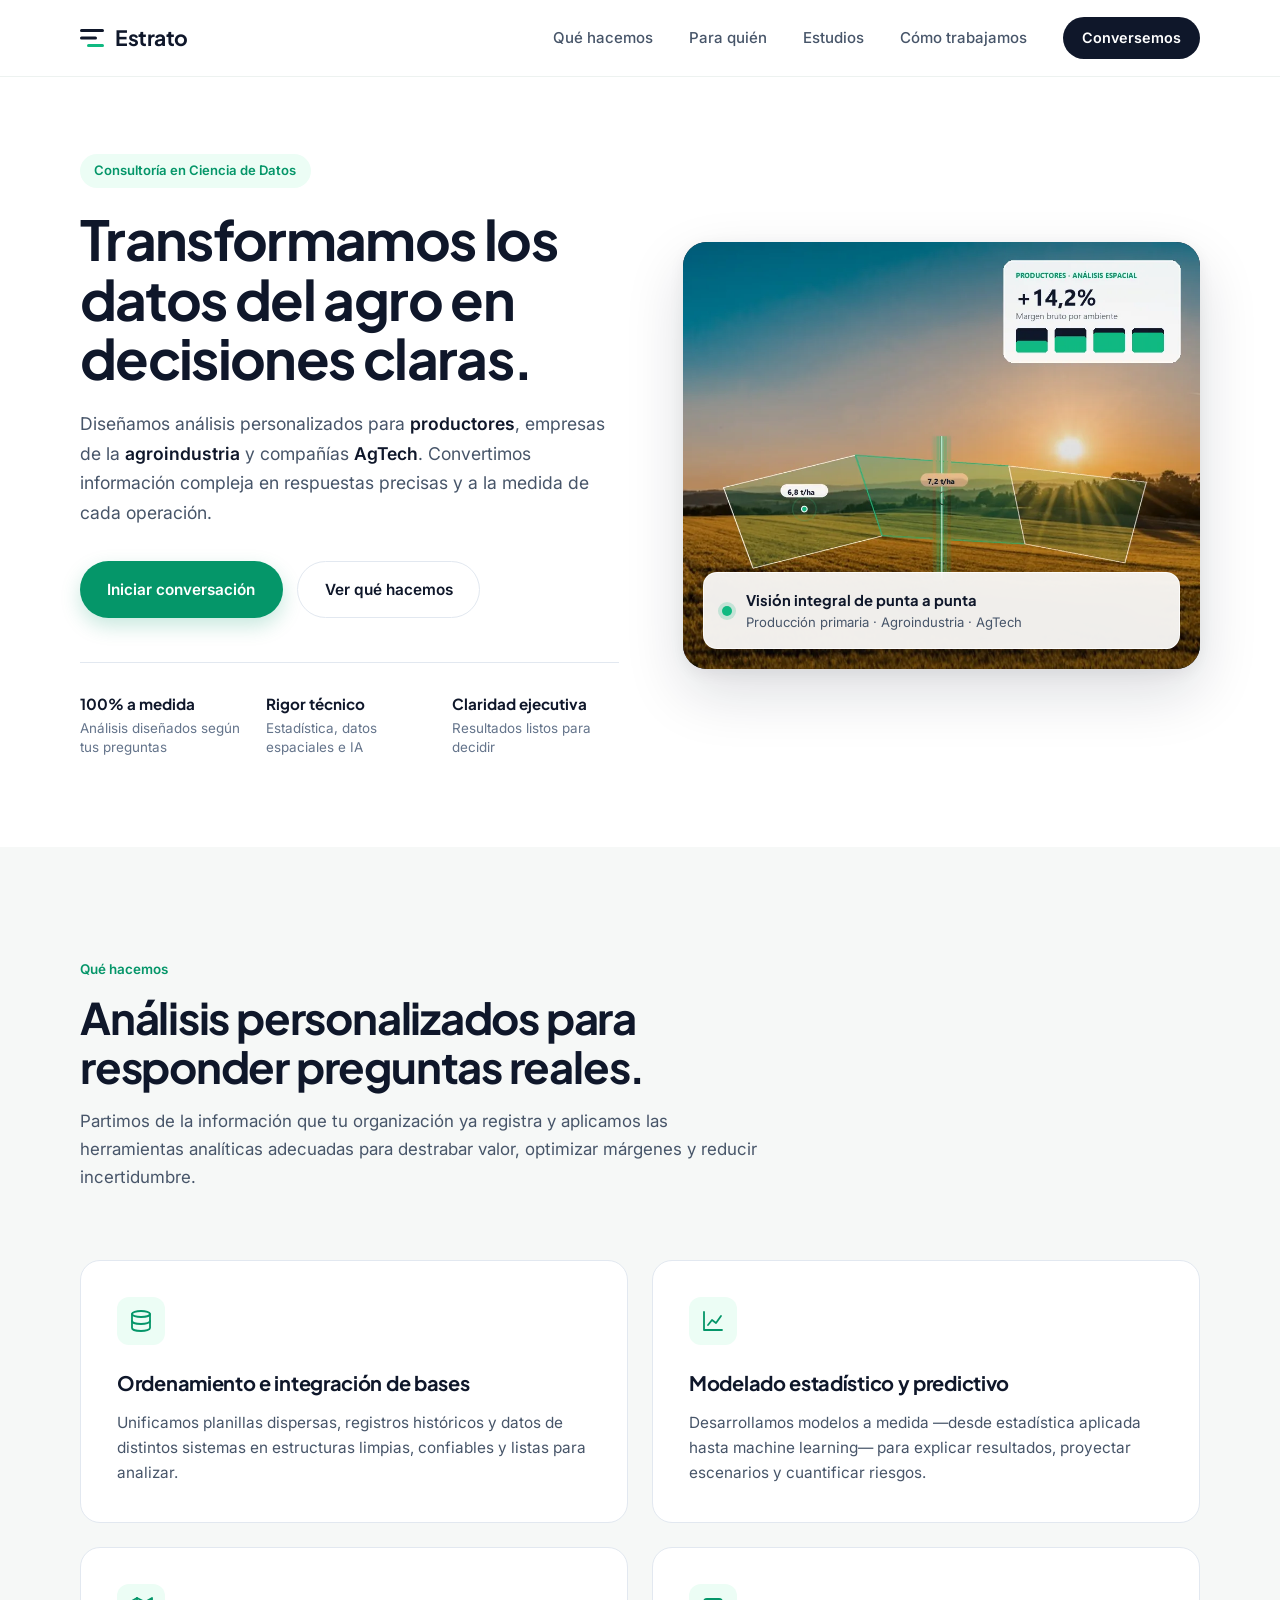
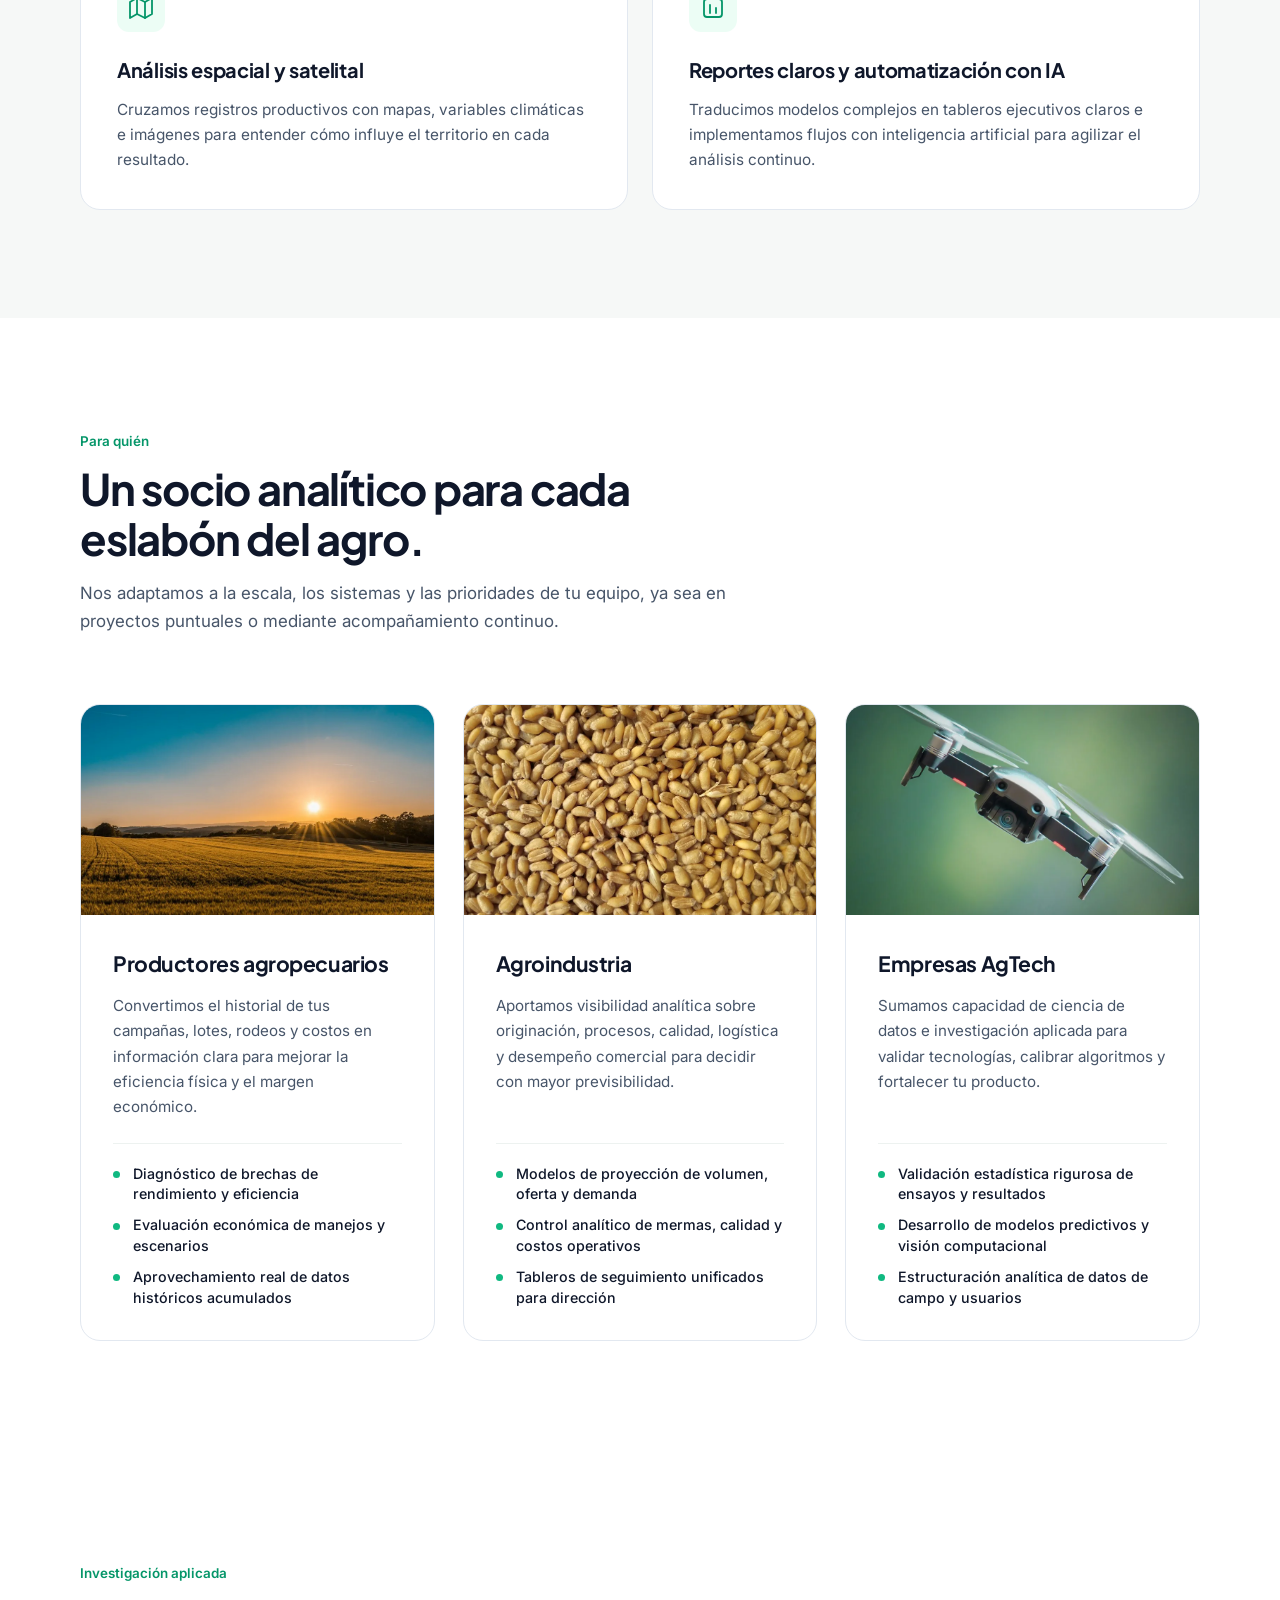
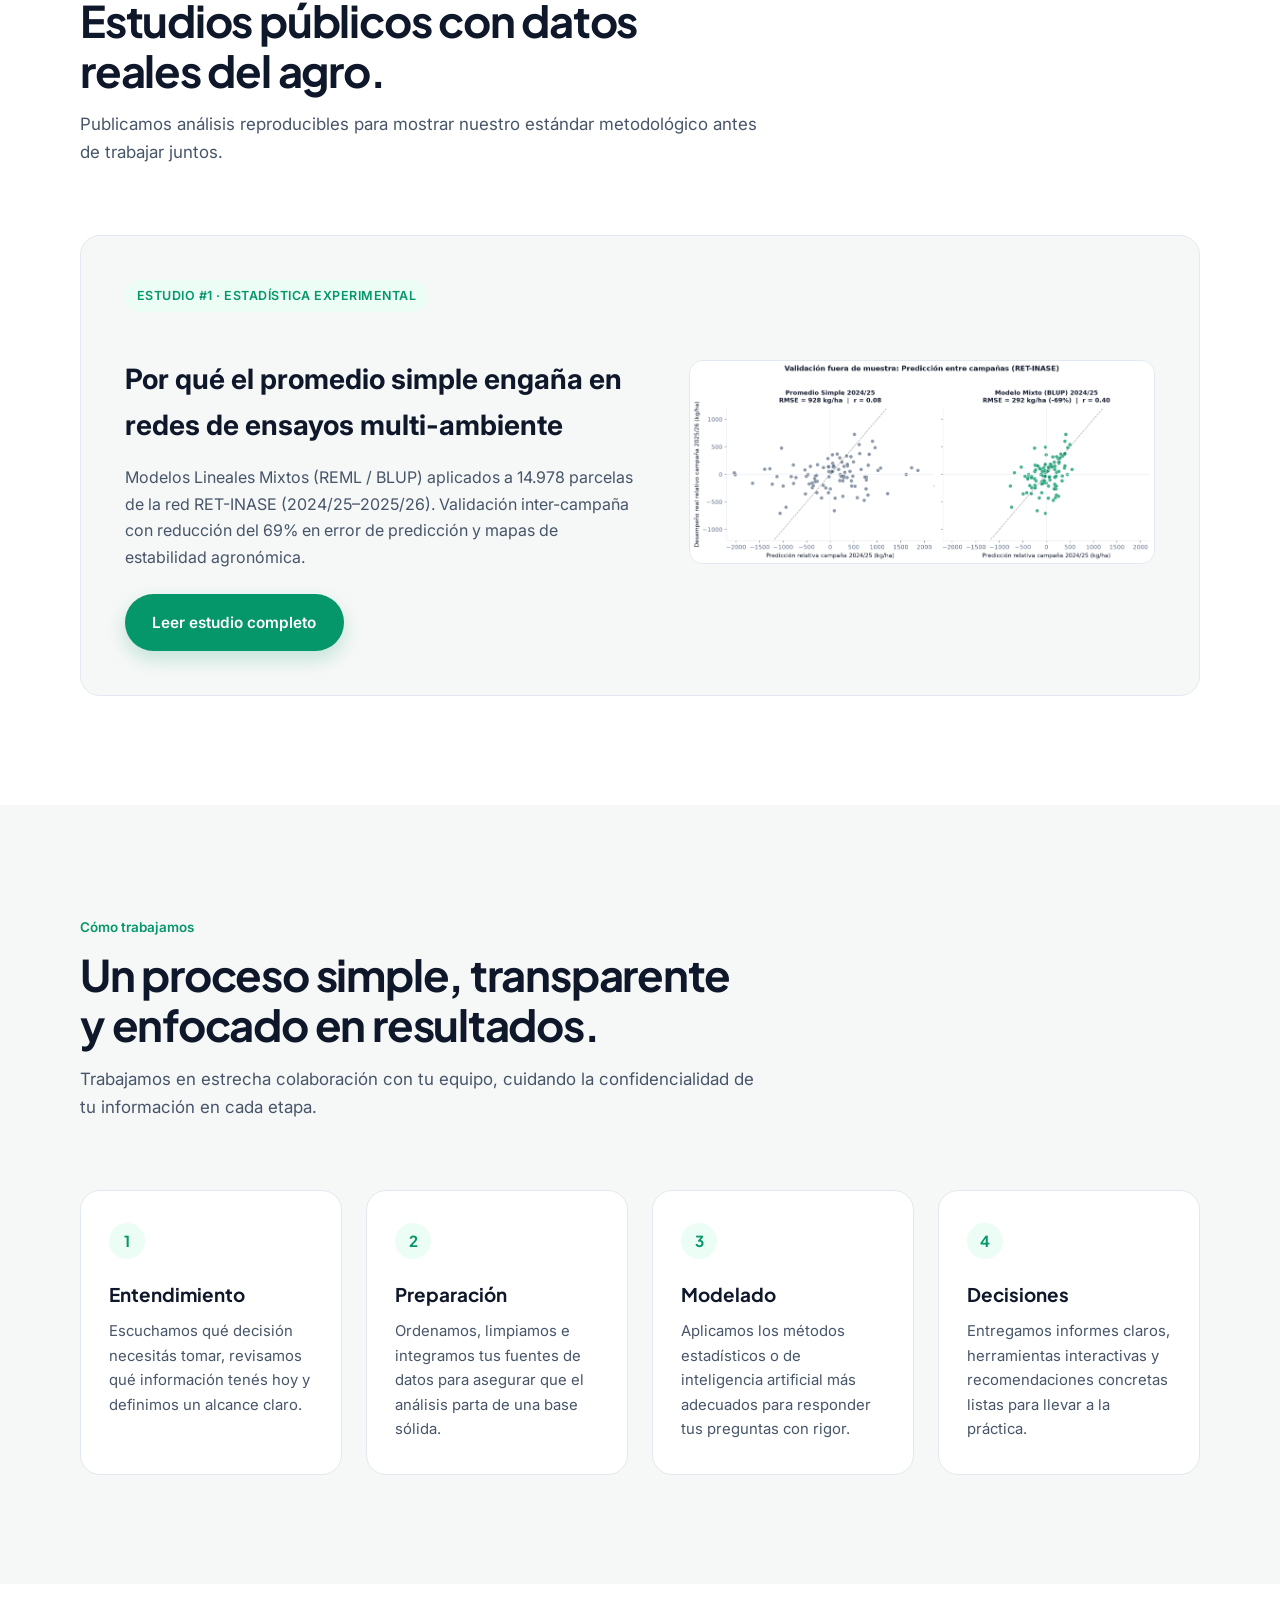
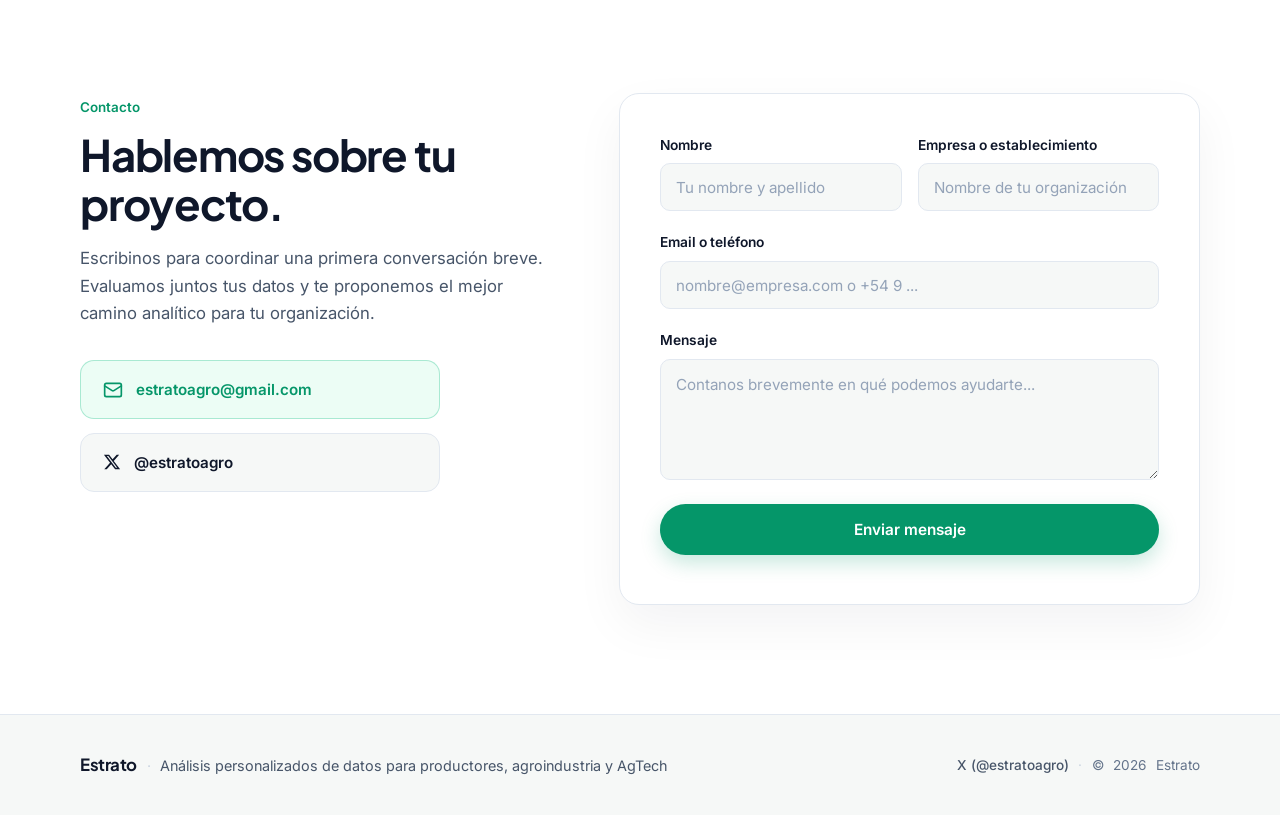
<file: index.html>
<!DOCTYPE html>
<html lang="es">
<head>
  <meta charset="UTF-8">
  <meta name="viewport" content="width=device-width, initial-scale=1.0">
  <title>Estrato — Análisis personalizados de datos para el agro</title>
  <meta name="description" content="Consultora de análisis personalizados de datos para productores, empresas de la agroindustria y startups AgTech.">
  <link rel="canonical" href="https://estratoagro.github.io/">
  <!-- Verificación de buscadores: descomentar y pegar el token asignado -->
  <!-- <meta name="google-site-verification" content="REEMPLAZAR_TOKEN_GSC"> -->
  <!-- <meta name="msvalidate.01" content="REEMPLAZAR_TOKEN_BING"> -->
  <meta property="og:title" content="Estrato — Análisis personalizados de datos para el agro">
  <meta property="og:description" content="Transformamos datos del agro en decisiones claras para productores, agroindustria y AgTech.">
  <meta property="og:type" content="website">
  <meta property="og:url" content="https://estratoagro.github.io/">
  <meta property="og:image" content="https://estratoagro.github.io/assets/hero-poster.jpg">
  <meta property="og:image:alt" content="Vista aérea de campos agrícolas — Estrato">
  <meta name="twitter:card" content="summary_large_image">
  <meta name="twitter:site" content="@estratoagro">
  <meta name="twitter:title" content="Estrato — Análisis personalizados de datos para el agro">
  <meta name="twitter:description" content="Transformamos datos del agro en decisiones claras para productores, agroindustria y AgTech.">
  <meta name="twitter:image" content="https://estratoagro.github.io/assets/hero-poster.jpg">
  <link rel="icon" type="image/png" href="assets/estrato-profile.png">
  <script type="application/ld+json">
  {
    "@context": "https://schema.org",
    "@type": "ProfessionalService",
    "name": "Estrato",
    "url": "https://estratoagro.github.io/",
    "email": "estratoagro@gmail.com",
    "description": "Consultora de análisis personalizados de datos, modelado estadístico, GIS e inteligencia artificial para productores, agroindustria y empresas AgTech.",
    "areaServed": "AR",
    "serviceType": ["Análisis de datos", "Modelado estadístico", "Ciencia de datos aplicada al agro", "Análisis espacial"],
    "sameAs": ["https://x.com/estratoagro"]
  }
  </script>
  <link rel="preconnect" href="https://fonts.googleapis.com">
  <link rel="preconnect" href="https://fonts.gstatic.com" crossorigin>
  <link href="https://fonts.googleapis.com/css2?family=Inter:wght@400;500;600&family=Plus+Jakarta+Sans:wght@600;700&display=swap" rel="stylesheet">
  <link rel="stylesheet" href="styles.css">
</head>
<body>
  <a class="skip-link" href="#contenido">Saltar al contenido</a>

  <!-- HEADER -->
  <header class="site-header">
    <div class="container header-inner">
      <a href="#inicio" class="brand" aria-label="Estrato — Inicio">
        <span class="brand-icon" aria-hidden="true">
          <svg width="24" height="20" viewBox="0 0 24 20" fill="none">
            <rect x="0" y="1" width="24" height="3" rx="1.5" fill="#0F172A"/>
            <rect x="0" y="8.5" width="17" height="3" rx="1.5" fill="#0F172A"/>
            <rect x="7" y="16" width="17" height="3" rx="1.5" fill="#10B981"/>
          </svg>
        </span>
        <span class="brand-name">Estrato</span>
      </a>

      <nav class="site-nav" id="site-nav" aria-label="Navegación principal">
        <a href="#que-hacemos">Qué hacemos</a>
        <a href="#para-quien">Para quién</a>
        <a href="#estudios">Estudios</a>
        <a href="#como-trabajamos">Cómo trabajamos</a>
        <a href="#contacto" class="nav-cta">Conversemos</a>
      </nav>

      <button class="menu-toggle" id="menu-toggle" aria-expanded="false" aria-controls="site-nav" aria-label="Abrir menú">
        <span></span>
        <span></span>
      </button>
    </div>
  </header>

  <main id="contenido">
    <!-- HERO -->
    <section class="hero" id="inicio">
      <div class="container hero-grid">
        <div class="hero-copy">
          <span class="hero-badge">Consultoría en Ciencia de Datos</span>
          <h1>Transformamos los datos del agro en decisiones claras.</h1>
          <p class="hero-lead">
            Diseñamos análisis personalizados para <strong>productores</strong>, empresas de la <strong>agroindustria</strong> y compañías <strong>AgTech</strong>. Convertimos información compleja en respuestas precisas y a la medida de cada operación.
          </p>
          <div class="hero-actions">
            <a href="#contacto" class="btn btn-primary">Iniciar conversación</a>
            <a href="#que-hacemos" class="btn btn-secondary">Ver qué hacemos</a>
          </div>

          <div class="hero-highlights">
            <div class="highlight-item">
              <strong>100% a medida</strong>
              <span>Análisis diseñados según tus preguntas</span>
            </div>
            <div class="highlight-item">
              <strong>Rigor técnico</strong>
              <span>Estadística, datos espaciales e IA</span>
            </div>
            <div class="highlight-item">
              <strong>Claridad ejecutiva</strong>
              <span>Resultados listos para decidir</span>
            </div>
          </div>
        </div>

        <div class="hero-media">
          <div class="video-frame">
            <video
              class="hero-video"
              src="assets/estrato-hero.mp4"
              poster="assets/estrato-hero-poster.webp"
              autoplay
              loop
              muted
              playsinline
            ></video>
            <div class="video-glass-card">
              <span class="glass-dot" aria-hidden="true"></span>
              <div>
                <strong>Visión integral de punta a punta</strong>
                <span>Producción primaria · Agroindustria · AgTech</span>
              </div>
            </div>
          </div>
        </div>
      </div>
    </section>

    <!-- 1. QUÉ HACEMOS -->
    <section class="section section-soft" id="que-hacemos">
      <div class="container">
        <div class="section-header">
          <span class="section-eyebrow">Qué hacemos</span>
          <h2>Análisis personalizados para responder preguntas reales.</h2>
          <p>
            Partimos de la información que tu organización ya registra y aplicamos las herramientas analíticas adecuadas para destrabar valor, optimizar márgenes y reducir incertidumbre.
          </p>
        </div>

        <div class="features-grid">
          <article class="feature-card">
            <div class="feature-icon" aria-hidden="true">
              <svg width="24" height="24" viewBox="0 0 24 24" fill="none" stroke="currentColor" stroke-width="1.8" stroke-linecap="round" stroke-linejoin="round">
                <ellipse cx="12" cy="5" rx="9" ry="3"/>
                <path d="M3 5v14c0 1.66 4 3 9 3s9-1.34 9-3V5"/>
                <path d="M3 12c0 1.66 4 3 9 3s9-1.34 9-3"/>
              </svg>
            </div>
            <h3>Ordenamiento e integración de bases</h3>
            <p>Unificamos planillas dispersas, registros históricos y datos de distintos sistemas en estructuras limpias, confiables y listas para analizar.</p>
          </article>

          <article class="feature-card">
            <div class="feature-icon" aria-hidden="true">
              <svg width="24" height="24" viewBox="0 0 24 24" fill="none" stroke="currentColor" stroke-width="1.8" stroke-linecap="round" stroke-linejoin="round">
                <path d="M3 3v18h18"/>
                <path d="M7 16l4-5 4 3 5-7"/>
              </svg>
            </div>
            <h3>Modelado estadístico y predictivo</h3>
            <p>Desarrollamos modelos a medida —desde estadística aplicada hasta machine learning— para explicar resultados, proyectar escenarios y cuantificar riesgos.</p>
          </article>

          <article class="feature-card">
            <div class="feature-icon" aria-hidden="true">
              <svg width="24" height="24" viewBox="0 0 24 24" fill="none" stroke="currentColor" stroke-width="1.8" stroke-linecap="round" stroke-linejoin="round">
                <polygon points="1 6 1 22 8 18 16 22 23 18 23 2 16 6 8 2 1 6"/>
                <line x1="8" y1="2" x2="8" y2="18"/>
                <line x1="16" y1="6" x2="16" y2="22"/>
              </svg>
            </div>
            <h3>Análisis espacial y satelital</h3>
            <p>Cruzamos registros productivos con mapas, variables climáticas e imágenes para entender cómo influye el territorio en cada resultado.</p>
          </article>

          <article class="feature-card">
            <div class="feature-icon" aria-hidden="true">
              <svg width="24" height="24" viewBox="0 0 24 24" fill="none" stroke="currentColor" stroke-width="1.8" stroke-linecap="round" stroke-linejoin="round">
                <rect x="3" y="3" width="18" height="18" rx="3"/>
                <path d="M9 17V9"/>
                <path d="M15 17v-5"/>
              </svg>
            </div>
            <h3>Reportes claros y automatización con IA</h3>
            <p>Traducimos modelos complejos en tableros ejecutivos claros e implementamos flujos con inteligencia artificial para agilizar el análisis continuo.</p>
          </article>
        </div>
      </div>
    </section>

    <!-- 2. PARA QUIÉN -->
    <section class="section section-white" id="para-quien">
      <div class="container">
        <div class="section-header">
          <span class="section-eyebrow">Para quién</span>
          <h2>Un socio analítico para cada eslabón del agro.</h2>
          <p>
            Nos adaptamos a la escala, los sistemas y las prioridades de tu equipo, ya sea en proyectos puntuales o mediante acompañamiento continuo.
          </p>
        </div>

        <div class="sectors-grid">
          <article class="sector-card">
            <div class="sector-img-wrap">
              <picture>
                <source srcset="assets/field-productores.webp" type="image/webp">
                <img src="assets/field-productores.jpg" alt="Campos agrícolas al amanecer" loading="lazy">
              </picture>
            </div>
            <div class="sector-body">
              <h3>Productores agropecuarios</h3>
              <p>Convertimos el historial de tus campañas, lotes, rodeos y costos en información clara para mejorar la eficiencia física y el margen económico.</p>
              <ul class="clean-list">
                <li>Diagnóstico de brechas de rendimiento y eficiencia</li>
                <li>Evaluación económica de manejos y escenarios</li>
                <li>Aprovechamiento real de datos históricos acumulados</li>
              </ul>
            </div>
          </article>

          <article class="sector-card">
            <div class="sector-img-wrap">
              <picture>
                <source srcset="assets/field-agroindustria.webp" type="image/webp">
                <img src="assets/field-agroindustria.jpg" alt="Granos cosechados en agroindustria" loading="lazy">
              </picture>
            </div>
            <div class="sector-body">
              <h3>Agroindustria</h3>
              <p>Aportamos visibilidad analítica sobre originación, procesos, calidad, logística y desempeño comercial para decidir con mayor previsibilidad.</p>
              <ul class="clean-list">
                <li>Modelos de proyección de volumen, oferta y demanda</li>
                <li>Control analítico de mermas, calidad y costos operativos</li>
                <li>Tableros de seguimiento unificados para dirección</li>
              </ul>
            </div>
          </article>

          <article class="sector-card">
            <div class="sector-img-wrap">
              <picture>
                <source srcset="assets/field-agtech.webp" type="image/webp">
                <img src="assets/field-agtech.jpg" alt="Cultivos en crecimiento e innovación AgTech" loading="lazy">
              </picture>
            </div>
            <div class="sector-body">
              <h3>Empresas AgTech</h3>
              <p>Sumamos capacidad de ciencia de datos e investigación aplicada para validar tecnologías, calibrar algoritmos y fortalecer tu producto.</p>
              <ul class="clean-list">
                <li>Validación estadística rigurosa de ensayos y resultados</li>
                <li>Desarrollo de modelos predictivos y visión computacional</li>
                <li>Estructuración analítica de datos de campo y usuarios</li>
              </ul>
            </div>
          </article>
        </div>
      </div>
    </section>

    <!-- ESTUDIOS PÚBLICOS -->
    <section class="section section-white" id="estudios">
      <div class="container">
        <div class="section-header">
          <span class="section-eyebrow">Investigación aplicada</span>
          <h2>Estudios públicos con datos reales del agro.</h2>
          <p>
            Publicamos análisis reproducibles para mostrar nuestro estándar metodológico antes de trabajar juntos.
          </p>
        </div>

        <article class="study-feature-card">
          <div class="study-feature-copy">
            <span class="study-tag">Estudio #1 · Estadística Experimental</span>
            <h3>Por qué el promedio simple engaña en redes de ensayos multi-ambiente</h3>
            <p>
              Modelos Lineales Mixtos (REML / BLUP) aplicados a 14.978 parcelas de la red RET-INASE (2024/25–2025/26). Validación inter-campaña con reducción del 69% en error de predicción y mapas de estabilidad agronómica.
            </p>
            <a href="estudios/modelos-mixtos-ensayos-multiambiente.html" class="btn btn-primary">Leer estudio completo</a>
          </div>
          <div class="study-feature-media">
            <img src="assets/estudios/01/fig1_validacion_temporal.png" alt="Validación temporal BLUP vs Promedio Simple en red RET-INASE" loading="lazy">
          </div>
        </article>
      </div>
    </section>

    <!-- 3. CÓMO TRABAJAMOS -->
    <section class="section section-soft" id="como-trabajamos">
      <div class="container">
        <div class="section-header">
          <span class="section-eyebrow">Cómo trabajamos</span>
          <h2>Un proceso simple, transparente y enfocado en resultados.</h2>
          <p>
            Trabajamos en estrecha colaboración con tu equipo, cuidando la confidencialidad de tu información en cada etapa.
          </p>
        </div>

        <div class="steps-grid">
          <div class="step-card">
            <span class="step-number">1</span>
            <h3>Entendimiento</h3>
            <p>Escuchamos qué decisión necesitás tomar, revisamos qué información tenés hoy y definimos un alcance claro.</p>
          </div>

          <div class="step-card">
            <span class="step-number">2</span>
            <h3>Preparación</h3>
            <p>Ordenamos, limpiamos e integramos tus fuentes de datos para asegurar que el análisis parta de una base sólida.</p>
          </div>

          <div class="step-card">
            <span class="step-number">3</span>
            <h3>Modelado</h3>
            <p>Aplicamos los métodos estadísticos o de inteligencia artificial más adecuados para responder tus preguntas con rigor.</p>
          </div>

          <div class="step-card">
            <span class="step-number">4</span>
            <h3>Decisiones</h3>
            <p>Entregamos informes claros, herramientas interactivas y recomendaciones concretas listas para llevar a la práctica.</p>
          </div>
        </div>
      </div>
    </section>

    <!-- 4. CONTACTO -->
    <section class="section section-white" id="contacto">
      <div class="container contact-grid">
        <div class="contact-info">
          <span class="section-eyebrow">Contacto</span>
          <h2>Hablemos sobre tu proyecto.</h2>
          <p class="contact-lead">
            Escribinos para coordinar una primera conversación breve. Evaluamos juntos tus datos y te proponemos el mejor camino analítico para tu organización.
          </p>

          <div class="direct-buttons">
            <a href="#" class="direct-btn direct-btn-wa" id="direct-email">
              <svg width="20" height="20" viewBox="0 0 24 24" fill="none" stroke="currentColor" stroke-width="2" stroke-linecap="round" stroke-linejoin="round" aria-hidden="true">
                <rect x="2" y="4" width="20" height="16" rx="2"/>
                <path d="m22 7-8.97 5.7a1.94 1.94 0 0 1-2.06 0L2 7"/>
              </svg>
              <span id="display-email">estratoagro@gmail.com</span>
            </a>
            <a href="https://x.com/estratoagro" class="direct-btn" target="_blank" rel="noopener noreferrer" aria-label="Estrato en X (Twitter)">
              <svg width="18" height="18" viewBox="0 0 24 24" fill="currentColor" aria-hidden="true">
                <path d="M18.244 2.25h3.308l-7.227 8.26 8.502 11.24H16.17l-5.214-6.817L4.99 21.75H1.68l7.73-8.835L1.254 2.25H8.08l4.713 6.231zm-1.161 17.52h1.833L7.084 4.126H5.117z"/>
              </svg>
              <span>@estratoagro</span>
            </a>
          </div>
        </div>

        <div class="contact-card">
          <form id="contact-form" class="contact-form" novalidate>
            <div class="form-row">
              <div class="field">
                <label for="c-name">Nombre</label>
                <input type="text" id="c-name" name="name" autocomplete="name" required placeholder="Tu nombre y apellido">
              </div>
              <div class="field">
                <label for="c-org">Empresa o establecimiento</label>
                <input type="text" id="c-org" name="org" autocomplete="organization" placeholder="Nombre de tu organización">
              </div>
            </div>

            <div class="field">
              <label for="c-reply">Email o teléfono</label>
              <input type="text" id="c-reply" name="reply" required placeholder="nombre@empresa.com o +54 9 ...">
            </div>

            <div class="field">
              <label for="c-msg">Mensaje</label>
              <textarea id="c-msg" name="msg" rows="4" required placeholder="Contanos brevemente en qué podemos ayudarte..."></textarea>
            </div>

            <div class="form-footer">
              <button type="submit" class="btn btn-primary btn-full">Enviar mensaje</button>
              <span class="form-error" id="form-error" role="status" aria-live="polite"></span>
            </div>
          </form>

          <div class="form-success" id="form-success" hidden>
            <div class="success-icon" aria-hidden="true">
              <svg width="28" height="28" viewBox="0 0 24 24" fill="none" stroke="currentColor" stroke-width="2.2" stroke-linecap="round" stroke-linejoin="round">
                <path d="M20 6 9 17l-5-5"/>
              </svg>
            </div>
            <h3>Mensaje listo para enviar</h3>
            <p>Hacé clic abajo para despachar la consulta desde tu correo:</p>
            <div class="success-actions">
              <a href="#" class="btn btn-primary" id="sent-mail">Enviar por Email</a>
              <a href="#" class="btn btn-secondary" id="sent-gmail" target="_blank" rel="noopener noreferrer">Abrir en Gmail web</a>
              <button type="button" class="btn btn-secondary" id="sent-copy">Copiar consulta y email</button>
            </div>
            <span class="copy-feedback" id="copy-feedback" role="status" aria-live="polite"></span>
            <button type="button" class="link-reset" id="sent-reset">Volver al formulario</button>
          </div>
        </div>
      </div>
    </section>
  </main>

  <!-- FOOTER -->
  <footer class="site-footer">
    <div class="container footer-inner">
      <div class="footer-brand">
        <span class="brand-name">Estrato</span>
        <span class="footer-sep" aria-hidden="true">·</span>
        <span>Análisis personalizados de datos para productores, agroindustria y AgTech</span>
      </div>
      <div class="footer-copy">
        <a href="https://x.com/estratoagro" class="footer-link" target="_blank" rel="noopener noreferrer">X (@estratoagro)</a>
        <span class="footer-sep" aria-hidden="true">·</span>
        &copy; <span id="year">2026</span> Estrato
      </div>
    </div>
  </footer>

  <script src="app.js"></script>
</body>
</html>
</file>
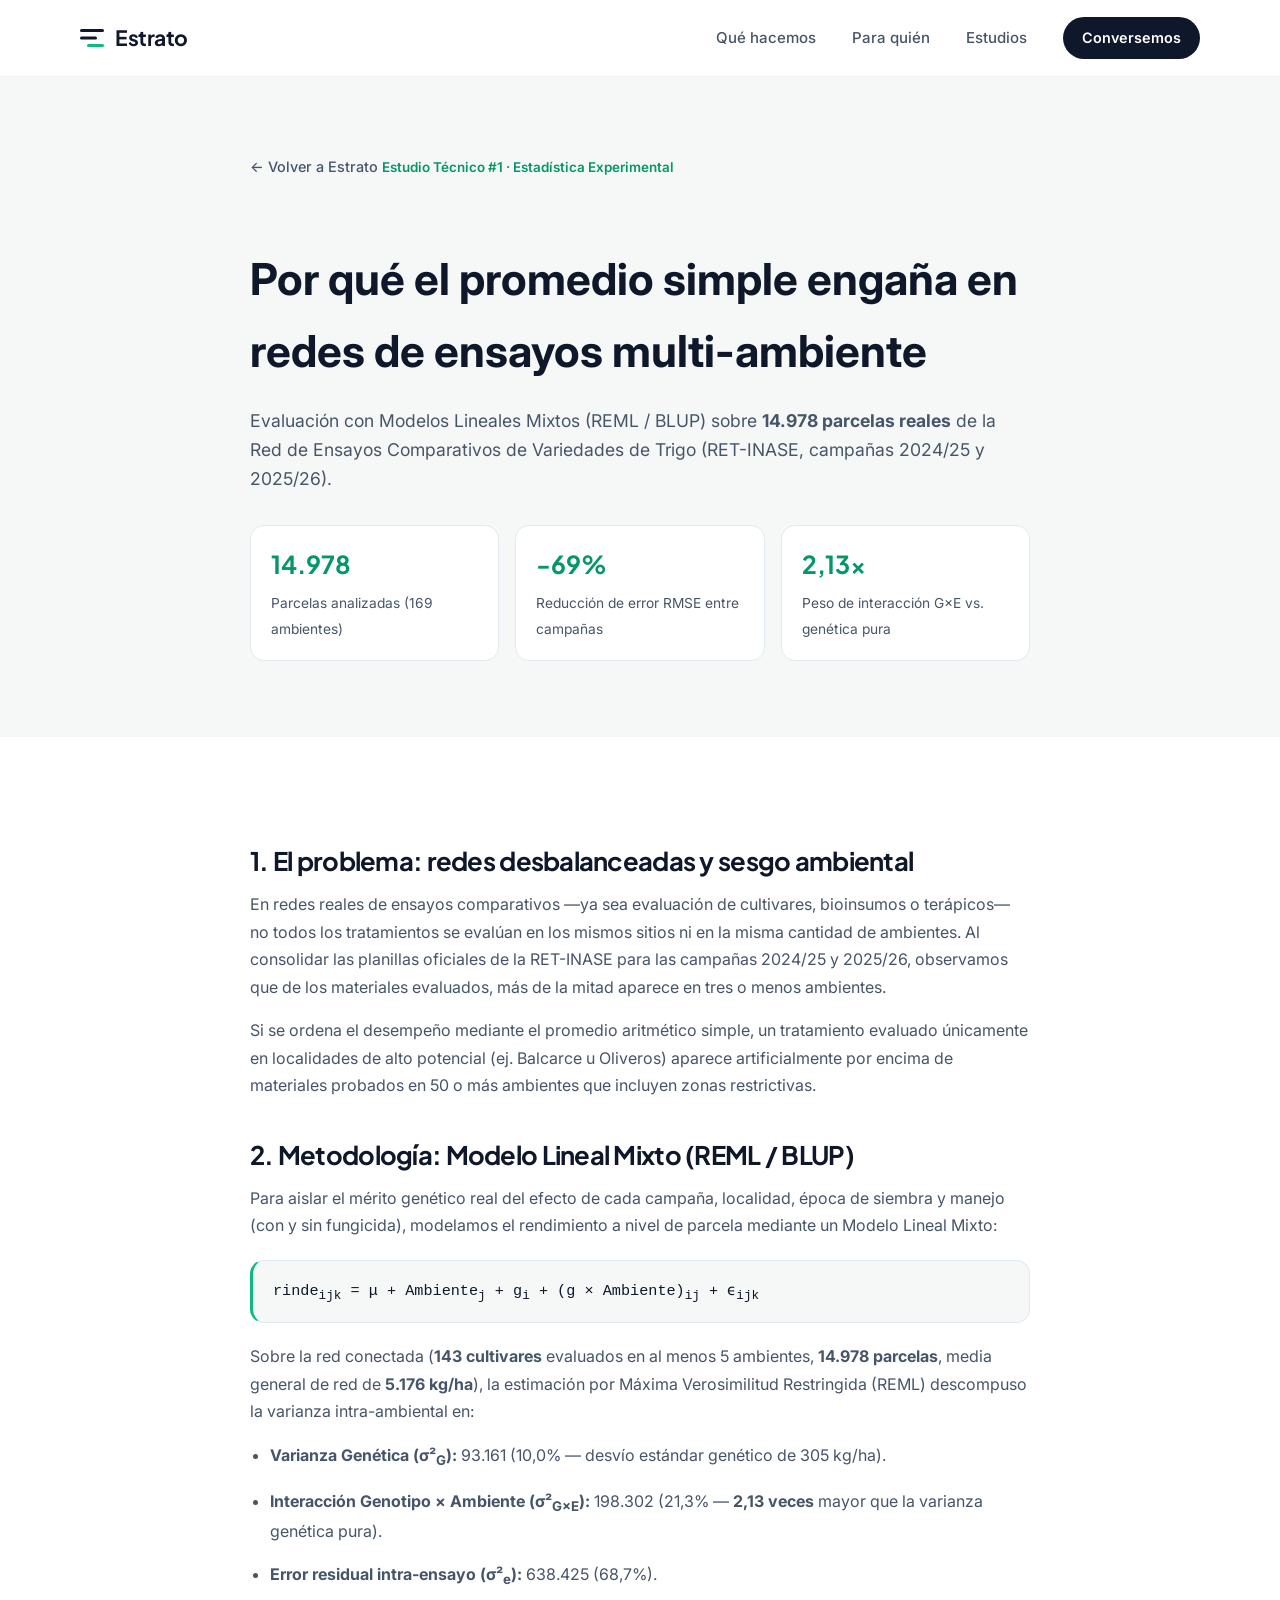
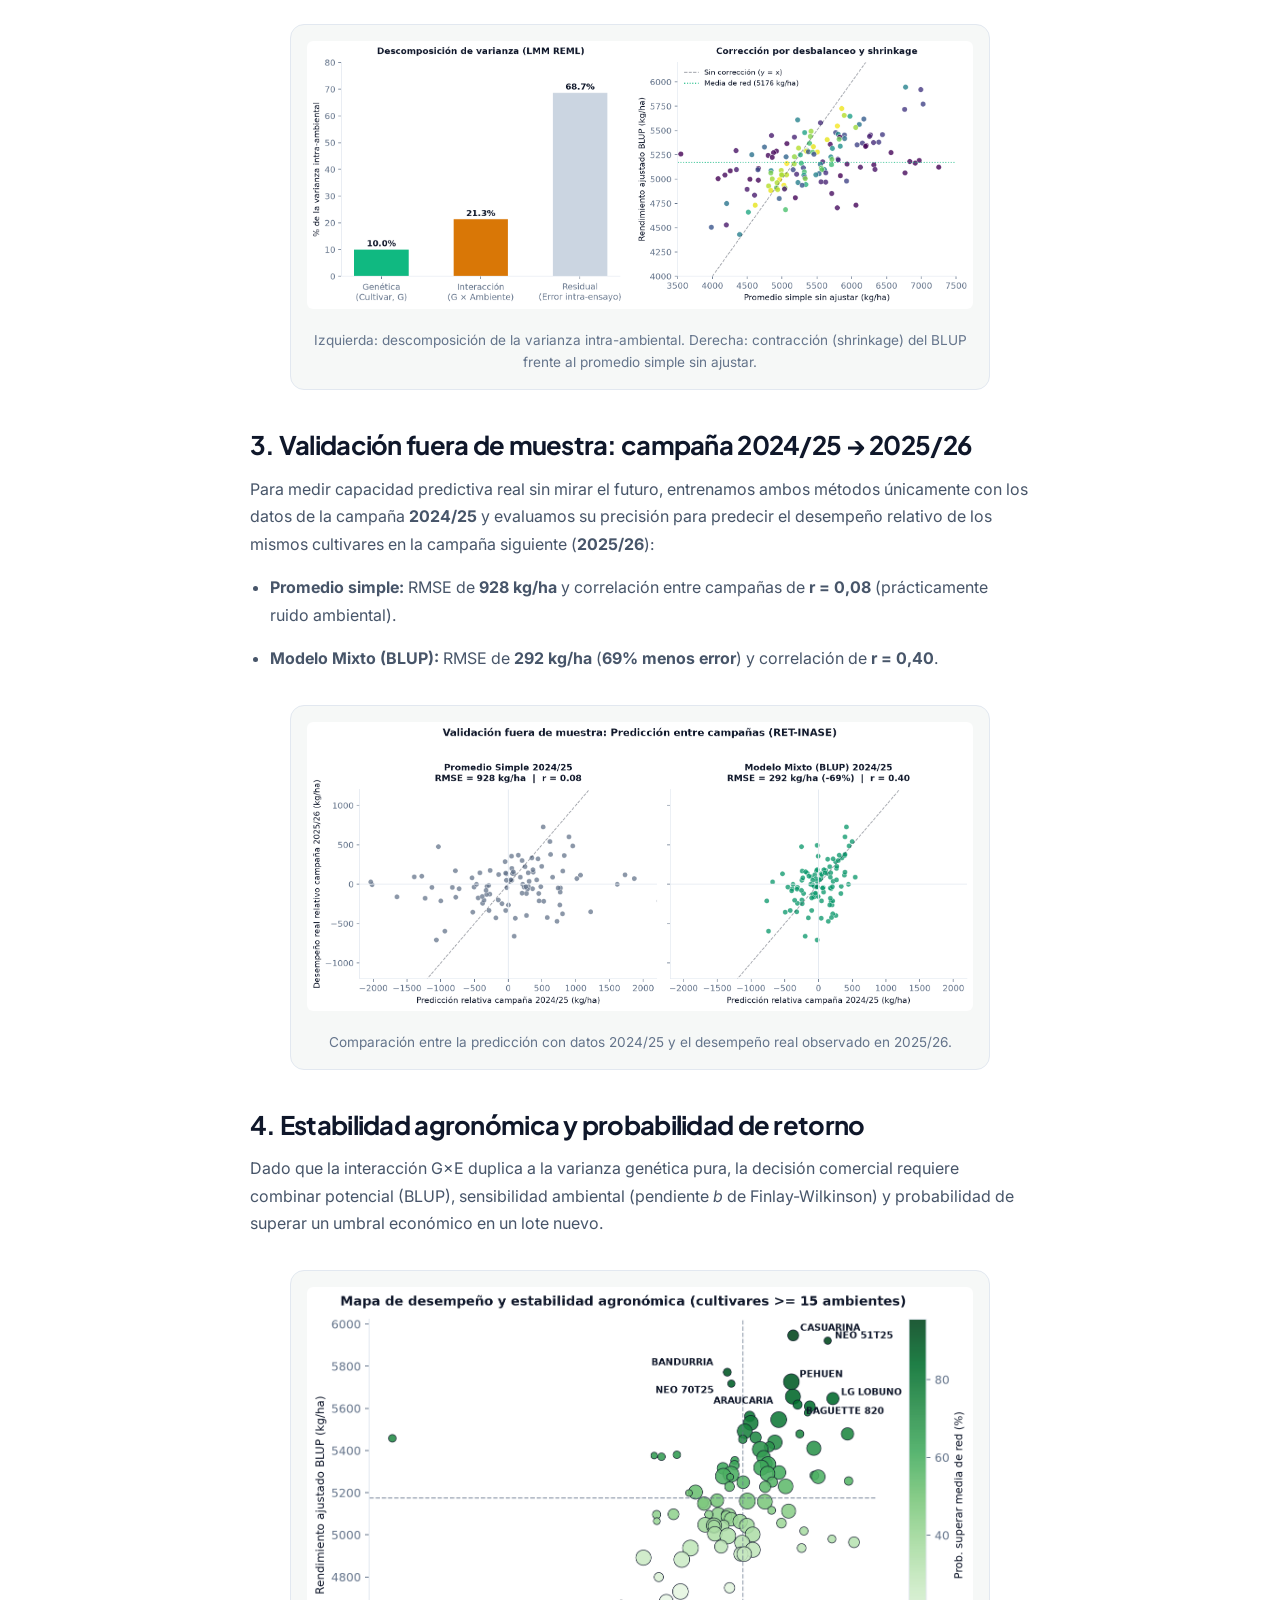
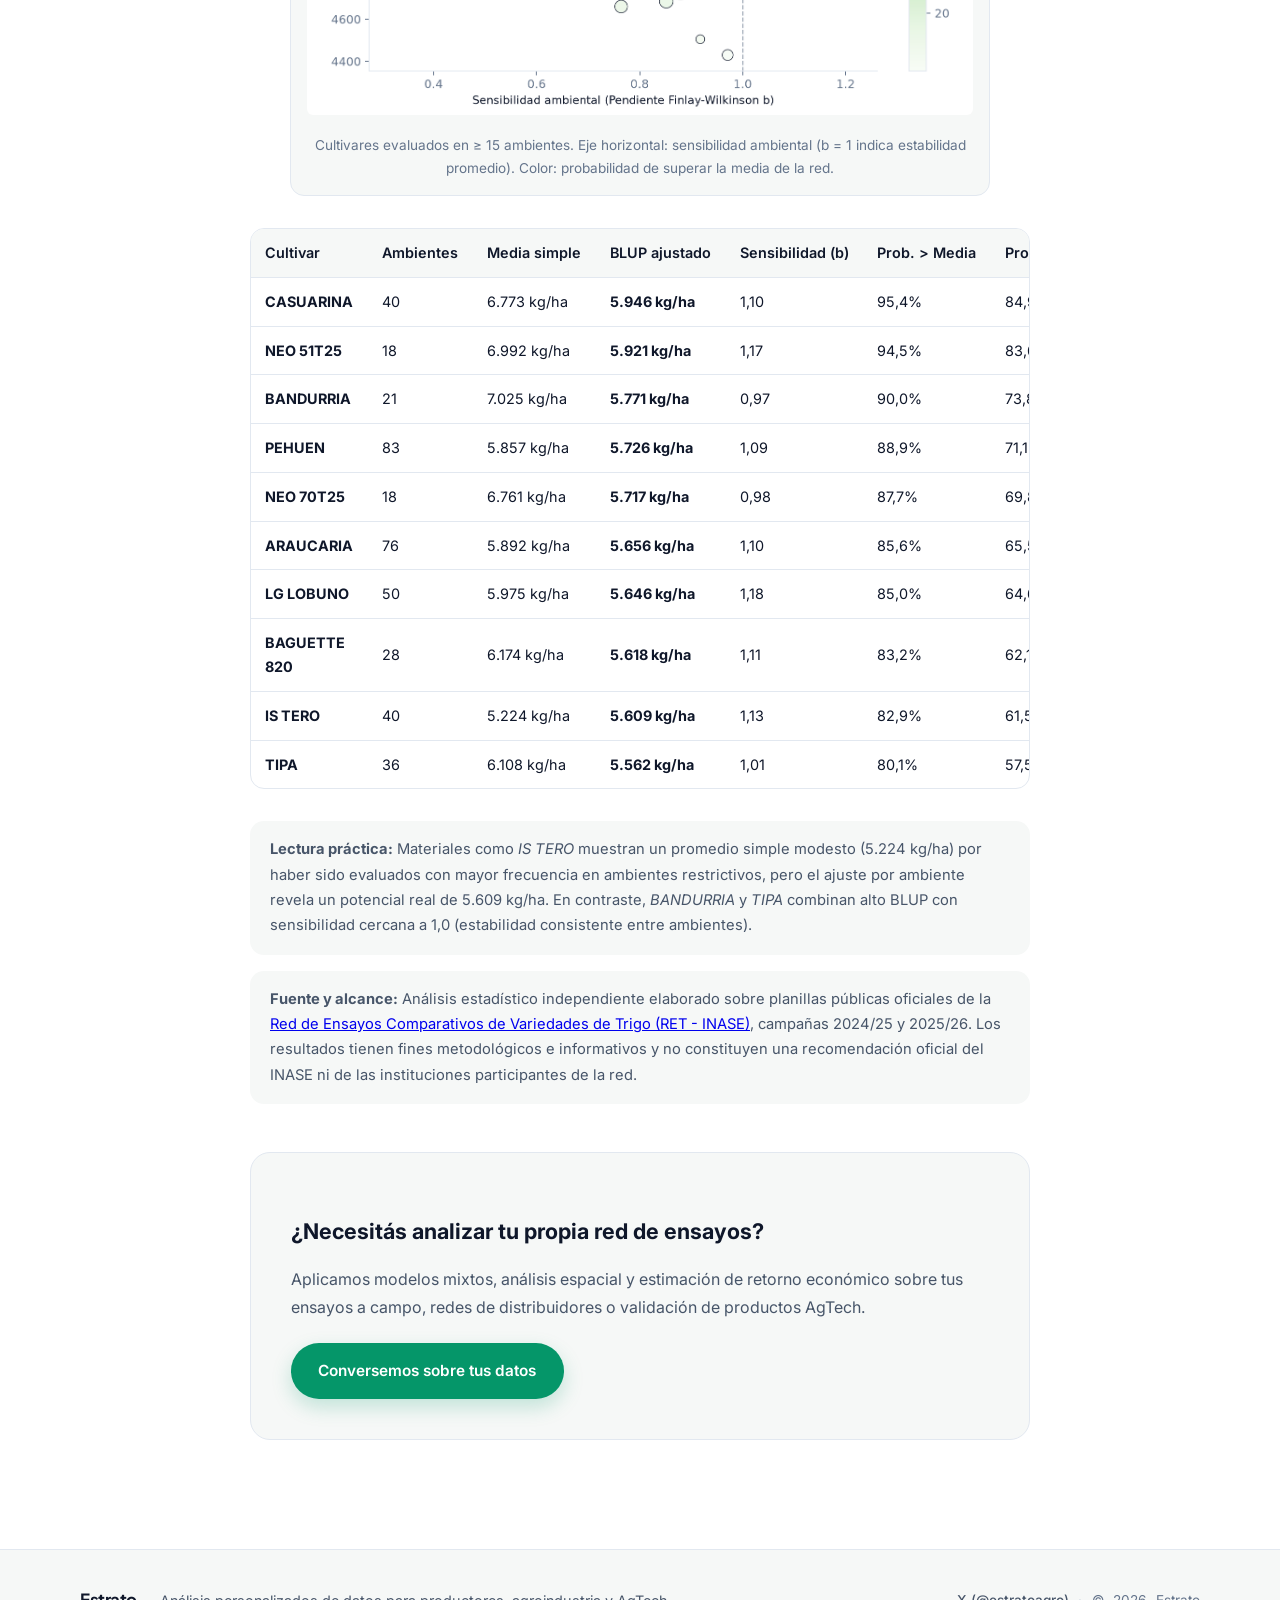
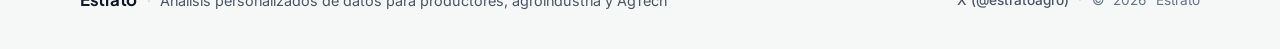
<file: estudios/modelos-mixtos-ensayos-multiambiente.html>
<!DOCTYPE html>
<html lang="es">
<head>
  <meta charset="UTF-8">
  <meta name="viewport" content="width=device-width, initial-scale=1.0">
  <title>Modelos Lineales Mixtos en Ensayos Multi-Ambiente — Estudio #1 | Estrato</title>
  <meta name="description" content="Evaluación estadística de 14.978 parcelas de la red RET-INASE (2024/25–2025/26): por qué los BLUPs reducen en 69% el error de predicción frente al promedio simple.">
  <link rel="canonical" href="https://estratoagro.github.io/estudios/modelos-mixtos-ensayos-multiambiente.html">
  <meta property="og:title" content="Modelos Lineales Mixtos en Ensayos Multi-Ambiente — Estudio #1 | Estrato">
  <meta property="og:description" content="Análisis sobre 14.978 parcelas reales de la red RET-INASE: BLUPs, interacción G×E, estabilidad Finlay-Wilkinson y probabilidad de retorno.">
  <meta property="og:type" content="article">
  <meta property="og:url" content="https://estratoagro.github.io/estudios/modelos-mixtos-ensayos-multiambiente.html">
  <meta property="og:image" content="https://estratoagro.github.io/assets/estudios/01/fig1_validacion_temporal.png">
  <meta name="twitter:card" content="summary_large_image">
  <meta name="twitter:site" content="@estratoagro">
  <meta name="twitter:title" content="Modelos Lineales Mixtos en Ensayos Multi-Ambiente | Estrato">
  <meta name="twitter:description" content="Sobre 14.978 parcelas reales de RET-INASE, el modelo mixto redujo en 69% el error de predicción inter-campaña frente al promedio simple.">
  <meta name="twitter:image" content="https://estratoagro.github.io/assets/estudios/01/fig1_validacion_temporal.png">
  <link rel="icon" type="image/png" href="../assets/estrato-profile.png">
  <script type="application/ld+json">
  {
    "@context": "https://schema.org",
    "@type": "TechArticle",
    "headline": "Modelos Lineales Mixtos en Ensayos Comparativos Multi-Ambiente: BLUPs, Interacción G×E y Probabilidad de Retorno",
    "author": {
      "@type": "Organization",
      "name": "Estrato",
      "url": "https://estratoagro.github.io/"
    },
    "publisher": {
      "@type": "Organization",
      "name": "Estrato",
      "url": "https://estratoagro.github.io/"
    },
    "datePublished": "2026-11-23",
    "inLanguage": "es",
    "mainEntityOfPage": "https://estratoagro.github.io/estudios/modelos-mixtos-ensayos-multiambiente.html",
    "about": ["Modelos Lineales Mixtos", "BLUP", "Ensayos Comparativos de Rendimiento", "RET INASE", "Estadística Experimental Agronómica"]
  }
  </script>
  <link rel="preconnect" href="https://fonts.googleapis.com">
  <link rel="preconnect" href="https://fonts.gstatic.com" crossorigin>
  <link href="https://fonts.googleapis.com/css2?family=Inter:wght@400;500;600&family=Plus+Jakarta+Sans:wght@600;700&display=swap" rel="stylesheet">
  <link rel="stylesheet" href="../styles.css">
</head>
<body>
  <a class="skip-link" href="#contenido">Saltar al contenido</a>

  <header class="site-header">
    <div class="container header-inner">
      <a href="../index.html" class="brand" aria-label="Estrato — Inicio">
        <span class="brand-icon" aria-hidden="true">
          <svg width="24" height="20" viewBox="0 0 24 20" fill="none">
            <rect x="0" y="1" width="24" height="3" rx="1.5" fill="#0F172A"/>
            <rect x="0" y="8.5" width="17" height="3" rx="1.5" fill="#0F172A"/>
            <rect x="7" y="16" width="17" height="3" rx="1.5" fill="#10B981"/>
          </svg>
        </span>
        <span class="brand-name">Estrato</span>
      </a>

      <nav class="site-nav" id="site-nav" aria-label="Navegación principal">
        <a href="../index.html#que-hacemos">Qué hacemos</a>
        <a href="../index.html#para-quien">Para quién</a>
        <a href="../index.html#estudios">Estudios</a>
        <a href="../index.html#contacto" class="nav-cta">Conversemos</a>
      </nav>

      <button class="menu-toggle" id="menu-toggle" aria-expanded="false" aria-controls="site-nav" aria-label="Abrir menú">
        <span></span>
        <span></span>
      </button>
    </div>
  </header>

  <main id="contenido">
    <article class="study-article">
      <section class="section section-soft study-hero">
        <div class="container study-container">
          <a href="../index.html#estudios" class="study-back">&larr; Volver a Estrato</a>
          <span class="section-eyebrow">Estudio Técnico #1 · Estadística Experimental</span>
          <h1>Por qué el promedio simple engaña en redes de ensayos multi-ambiente</h1>
          <p class="study-lead">
            Evaluación con Modelos Lineales Mixtos (REML / BLUP) sobre <strong>14.978 parcelas reales</strong> de la Red de Ensayos Comparativos de Variedades de Trigo (RET-INASE, campañas 2024/25 y 2025/26).
          </p>

          <div class="study-kpi-grid">
            <div class="study-kpi">
              <strong>14.978</strong>
              <span>Parcelas analizadas (169 ambientes)</span>
            </div>
            <div class="study-kpi">
              <strong>-69%</strong>
              <span>Reducción de error RMSE entre campañas</span>
            </div>
            <div class="study-kpi">
              <strong>2,13&times;</strong>
              <span>Peso de interacción G&times;E vs. genética pura</span>
            </div>
          </div>
        </div>
      </section>

      <section class="section section-white">
        <div class="container study-container study-prose">
          <h2>1. El problema: redes desbalanceadas y sesgo ambiental</h2>
          <p>
            En redes reales de ensayos comparativos —ya sea evaluación de cultivares, bioinsumos o terápicos— no todos los tratamientos se evalúan en los mismos sitios ni en la misma cantidad de ambientes. Al consolidar las planillas oficiales de la RET-INASE para las campañas 2024/25 y 2025/26, observamos que de los materiales evaluados, más de la mitad aparece en tres o menos ambientes.
          </p>
          <p>
            Si se ordena el desempeño mediante el promedio aritmético simple, un tratamiento evaluado únicamente en localidades de alto potencial (ej. Balcarce u Oliveros) aparece artificialmente por encima de materiales probados en 50 o más ambientes que incluyen zonas restrictivas.
          </p>

          <h2>2. Metodología: Modelo Lineal Mixto (REML / BLUP)</h2>
          <p>
            Para aislar el mérito genético real del efecto de cada campaña, localidad, época de siembra y manejo (con y sin fungicida), modelamos el rendimiento a nivel de parcela mediante un Modelo Lineal Mixto:
          </p>
          <div class="study-formula">
            <code>rinde<sub>ijk</sub> = &mu; + Ambiente<sub>j</sub> + g<sub>i</sub> + (g &times; Ambiente)<sub>ij</sub> + &varepsilon;<sub>ijk</sub></code>
          </div>
          <p>
            Sobre la red conectada (<strong>143 cultivares</strong> evaluados en al menos 5 ambientes, <strong>14.978 parcelas</strong>, media general de red de <strong>5.176 kg/ha</strong>), la estimación por Máxima Verosimilitud Restringida (REML) descompuso la varianza intra-ambiental en:
          </p>
          <ul>
            <li><strong>Varianza Genética (&sigma;&sup2;<sub>G</sub>):</strong> 93.161 (10,0% — desvío estándar genético de 305 kg/ha).</li>
            <li><strong>Interacción Genotipo &times; Ambiente (&sigma;&sup2;<sub>G&times;E</sub>):</strong> 198.302 (21,3% — <strong>2,13 veces</strong> mayor que la varianza genética pura).</li>
            <li><strong>Error residual intra-ensayo (&sigma;&sup2;<sub>e</sub>):</strong> 638.425 (68,7%).</li>
          </ul>

          <figure class="study-figure">
            <img src="../assets/estudios/01/fig2_varianza_y_shrinkage.png" alt="Descomposición de varianza REML y efecto shrinkage del BLUP frente al promedio simple" loading="lazy">
            <figcaption>Izquierda: descomposición de la varianza intra-ambiental. Derecha: contracción (shrinkage) del BLUP frente al promedio simple sin ajustar.</figcaption>
          </figure>

          <h2>3. Validación fuera de muestra: campaña 2024/25 &rarr; 2025/26</h2>
          <p>
            Para medir capacidad predictiva real sin mirar el futuro, entrenamos ambos métodos únicamente con los datos de la campaña <strong>2024/25</strong> y evaluamos su precisión para predecir el desempeño relativo de los mismos cultivares en la campaña siguiente (<strong>2025/26</strong>):
          </p>
          <ul>
            <li><strong>Promedio simple:</strong> RMSE de <strong>928 kg/ha</strong> y correlación entre campañas de <strong>r = 0,08</strong> (prácticamente ruido ambiental).</li>
            <li><strong>Modelo Mixto (BLUP):</strong> RMSE de <strong>292 kg/ha</strong> (<strong>69% menos error</strong>) y correlación de <strong>r = 0,40</strong>.</li>
          </ul>

          <figure class="study-figure">
            <img src="../assets/estudios/01/fig1_validacion_temporal.png" alt="Validación temporal entre campañas 2024/25 y 2025/26: Promedio simple vs BLUP" loading="lazy">
            <figcaption>Comparación entre la predicción con datos 2024/25 y el desempeño real observado en 2025/26.</figcaption>
          </figure>

          <h2>4. Estabilidad agronómica y probabilidad de retorno</h2>
          <p>
            Dado que la interacción G&times;E duplica a la varianza genética pura, la decisión comercial requiere combinar potencial (BLUP), sensibilidad ambiental (pendiente <em>b</em> de Finlay-Wilkinson) y probabilidad de superar un umbral económico en un lote nuevo.
          </p>

          <figure class="study-figure">
            <img src="../assets/estudios/01/fig3_estabilidad_vs_blup.png" alt="Mapa de rendimiento BLUP vs sensibilidad ambiental Finlay-Wilkinson" loading="lazy">
            <figcaption>Cultivares evaluados en &ge; 15 ambientes. Eje horizontal: sensibilidad ambiental (b = 1 indica estabilidad promedio). Color: probabilidad de superar la media de la red.</figcaption>
          </figure>

          <div class="study-table-wrap">
            <table class="study-table">
              <thead>
                <tr>
                  <th>Cultivar</th>
                  <th>Ambientes</th>
                  <th>Media simple</th>
                  <th>BLUP ajustado</th>
                  <th>Sensibilidad (b)</th>
                  <th>Prob. &gt; Media</th>
                  <th>Prob. &gt; +300 kg/ha</th>
                </tr>
              </thead>
              <tbody>
                <tr><td><strong>CASUARINA</strong></td><td>40</td><td>6.773 kg/ha</td><td><strong>5.946 kg/ha</strong></td><td>1,10</td><td>95,4%</td><td>84,9%</td></tr>
                <tr><td><strong>NEO 51T25</strong></td><td>18</td><td>6.992 kg/ha</td><td><strong>5.921 kg/ha</strong></td><td>1,17</td><td>94,5%</td><td>83,0%</td></tr>
                <tr><td><strong>BANDURRIA</strong></td><td>21</td><td>7.025 kg/ha</td><td><strong>5.771 kg/ha</strong></td><td>0,97</td><td>90,0%</td><td>73,8%</td></tr>
                <tr><td><strong>PEHUEN</strong></td><td>83</td><td>5.857 kg/ha</td><td><strong>5.726 kg/ha</strong></td><td>1,09</td><td>88,9%</td><td>71,1%</td></tr>
                <tr><td><strong>NEO 70T25</strong></td><td>18</td><td>6.761 kg/ha</td><td><strong>5.717 kg/ha</strong></td><td>0,98</td><td>87,7%</td><td>69,8%</td></tr>
                <tr><td><strong>ARAUCARIA</strong></td><td>76</td><td>5.892 kg/ha</td><td><strong>5.656 kg/ha</strong></td><td>1,10</td><td>85,6%</td><td>65,5%</td></tr>
                <tr><td><strong>LG LOBUNO</strong></td><td>50</td><td>5.975 kg/ha</td><td><strong>5.646 kg/ha</strong></td><td>1,18</td><td>85,0%</td><td>64,6%</td></tr>
                <tr><td><strong>BAGUETTE 820</strong></td><td>28</td><td>6.174 kg/ha</td><td><strong>5.618 kg/ha</strong></td><td>1,11</td><td>83,2%</td><td>62,1%</td></tr>
                <tr><td><strong>IS TERO</strong></td><td>40</td><td>5.224 kg/ha</td><td><strong>5.609 kg/ha</strong></td><td>1,13</td><td>82,9%</td><td>61,5%</td></tr>
                <tr><td><strong>TIPA</strong></td><td>36</td><td>6.108 kg/ha</td><td><strong>5.562 kg/ha</strong></td><td>1,01</td><td>80,1%</td><td>57,5%</td></tr>
              </tbody>
            </table>
          </div>

          <p class="study-note">
            <strong>Lectura práctica:</strong> Materiales como <em>IS TERO</em> muestran un promedio simple modesto (5.224 kg/ha) por haber sido evaluados con mayor frecuencia en ambientes restrictivos, pero el ajuste por ambiente revela un potencial real de 5.609 kg/ha. En contraste, <em>BANDURRIA</em> y <em>TIPA</em> combinan alto BLUP con sensibilidad cercana a 1,0 (estabilidad consistente entre ambientes).
          </p>

          <p class="study-note">
            <strong>Fuente y alcance:</strong> Análisis estadístico independiente elaborado sobre planillas públicas oficiales de la <a href="https://www.argentina.gob.ar/inase/red-variedades-de-trigo" target="_blank" rel="noopener noreferrer">Red de Ensayos Comparativos de Variedades de Trigo (RET - INASE)</a>, campañas 2024/25 y 2025/26. Los resultados tienen fines metodológicos e informativos y no constituyen una recomendación oficial del INASE ni de las instituciones participantes de la red.
          </p>

          <div class="study-cta-box">
            <h3>¿Necesitás analizar tu propia red de ensayos?</h3>
            <p>
              Aplicamos modelos mixtos, análisis espacial y estimación de retorno económico sobre tus ensayos a campo, redes de distribuidores o validación de productos AgTech.
            </p>
            <a href="../index.html#contacto" class="btn btn-primary">Conversemos sobre tus datos</a>
          </div>
        </div>
      </section>
    </article>
  </main>

  <footer class="site-footer">
    <div class="container footer-inner">
      <div class="footer-brand">
        <span class="brand-name">Estrato</span>
        <span class="footer-sep" aria-hidden="true">&middot;</span>
        <span>Análisis personalizados de datos para productores, agroindustria y AgTech</span>
      </div>
      <div class="footer-copy">
        <a href="https://x.com/estratoagro" class="footer-link" target="_blank" rel="noopener noreferrer">X (@estratoagro)</a>
        <span class="footer-sep" aria-hidden="true">&middot;</span>
        &copy; <span id="year">2026</span> Estrato
      </div>
    </div>
  </footer>

  <script src="../app.js"></script>
</body>
</html>
</file>
<file: styles.css>
/* ==========================================================================
   Estrato — Clean Luminous Design System (Apple / Stripe Inspired)
   Paleta: Blanco puro (#FFFFFF), Gris nube (#F7F9F8), Grafito (#0F172A),
   Verde Esmeralda fresco (#10B981 / #059669).
   ========================================================================== */

:root {
  --bg-white: #FFFFFF;
  --bg-soft: #F6F8F7;
  --ink: #0F172A;
  --ink-secondary: #475569;
  --ink-muted: #64748B;
  --border: #E2E8F0;
  --border-subtle: #EDF2F0;

  --emerald: #10B981;
  --emerald-dark: #059669;
  --emerald-tint: #ECFDF5;

  --font-display: 'Plus Jakarta Sans', -apple-system, BlinkMacSystemFont, sans-serif;
  --font-sans: 'Inter', -apple-system, BlinkMacSystemFont, 'Segoe UI', sans-serif;

  --container: 1200px;
  --gutter: clamp(1.25rem, 4vw, 2.5rem);
  --radius-lg: 20px;
  --radius-md: 14px;
  --radius-sm: 10px;
}

*, *::before, *::after {
  box-sizing: border-box;
}

[hidden] {
  display: none !important;
}

html {
  scroll-behavior: smooth;
  -webkit-font-smoothing: antialiased;
  text-rendering: optimizeLegibility;
}

body {
  margin: 0;
  background: var(--bg-white);
  color: var(--ink);
  font-family: var(--font-sans);
  font-size: 16px;
  line-height: 1.65;
}

section[id] {
  scroll-margin-top: 84px;
}

.skip-link {
  position: absolute;
  left: -9999px;
  top: 0;
  background: var(--ink);
  color: var(--bg-white);
  padding: 0.75rem 1rem;
  border-radius: 6px;
  z-index: 1000;
}

.skip-link:focus {
  left: 1rem;
  top: 1rem;
}

.container {
  width: 100%;
  max-width: var(--container);
  margin-inline: auto;
  padding-inline: var(--gutter);
}

/* ---------- Header ---------- */

.site-header {
  position: sticky;
  top: 0;
  z-index: 100;
  background: rgba(255, 255, 255, 0.88);
  backdrop-filter: blur(16px);
  border-bottom: 1px solid var(--border-subtle);
}

.header-inner {
  display: flex;
  align-items: center;
  justify-content: space-between;
  height: 76px;
  gap: 1.5rem;
}

.brand {
  display: inline-flex;
  align-items: center;
  gap: 0.7rem;
  color: var(--ink);
  text-decoration: none;
}

.brand-icon {
  display: inline-flex;
  align-items: center;
}

.brand-name {
  font-family: var(--font-display);
  font-size: 1.32rem;
  font-weight: 700;
  letter-spacing: -0.025em;
  color: var(--ink);
}

.site-nav {
  display: flex;
  align-items: center;
  gap: 2.25rem;
}

.site-nav a {
  color: var(--ink-secondary);
  text-decoration: none;
  font-size: 0.94rem;
  font-weight: 500;
  transition: color 0.15s ease;
}

.site-nav a:hover,
.site-nav a:focus-visible {
  color: var(--ink);
}

.site-nav .nav-cta {
  background: var(--ink);
  color: var(--bg-white);
  padding: 0.58rem 1.2rem;
  border-radius: 999px;
  font-weight: 600;
  font-size: 0.9rem;
  transition: background-color 0.18s ease, transform 0.18s ease;
}

.site-nav .nav-cta:hover,
.site-nav .nav-cta:focus-visible {
  background: var(--emerald-dark);
  color: var(--bg-white);
}

.menu-toggle {
  display: none;
  background: transparent;
  border: 1px solid var(--border);
  border-radius: 8px;
  padding: 0.6rem 0.65rem;
  cursor: pointer;
  flex-direction: column;
  gap: 5px;
}

.menu-toggle span {
  display: block;
  width: 18px;
  height: 1.8px;
  background: var(--ink);
}

/* ---------- Buttons ---------- */

.btn {
  display: inline-flex;
  align-items: center;
  justify-content: center;
  gap: 0.5rem;
  font-family: var(--font-sans);
  font-size: 0.96rem;
  font-weight: 600;
  text-decoration: none;
  padding: 0.92rem 1.65rem;
  border-radius: 999px;
  border: 1px solid transparent;
  cursor: pointer;
  transition: background-color 0.18s ease, color 0.18s ease, border-color 0.18s ease, box-shadow 0.18s ease;
}

.btn-primary {
  background: var(--emerald-dark);
  color: #FFFFFF;
  box-shadow: 0 8px 20px rgba(5, 150, 105, 0.22);
}

.btn-primary:hover,
.btn-primary:focus-visible {
  background: #047857;
  box-shadow: 0 10px 24px rgba(5, 150, 105, 0.3);
}

.btn-secondary {
  background: var(--bg-white);
  color: var(--ink);
  border-color: var(--border);
}

.btn-secondary:hover,
.btn-secondary:focus-visible {
  background: var(--bg-soft);
  border-color: #CBD5E1;
}

.btn-full {
  width: 100%;
}

/* ---------- Hero ---------- */

.hero {
  padding-block: clamp(3rem, 6vw, 5rem) clamp(4rem, 7vw, 6rem);
  background: var(--bg-white);
}

.hero-grid {
  display: grid;
  grid-template-columns: minmax(0, 1.02fr) minmax(0, 0.98fr);
  gap: clamp(2.5rem, 5vw, 4.5rem);
  align-items: center;
}

.hero-badge {
  display: inline-block;
  font-size: 0.82rem;
  font-weight: 600;
  color: var(--emerald-dark);
  background: var(--emerald-tint);
  padding: 0.38rem 0.9rem;
  border-radius: 999px;
  margin-bottom: 1.35rem;
}

.hero h1 {
  margin: 0 0 1.35rem;
  font-family: var(--font-display);
  font-weight: 700;
  font-size: clamp(2.4rem, 4.3vw, 3.7rem);
  line-height: 1.08;
  letter-spacing: -0.03em;
  color: var(--ink);
}

.hero-lead {
  margin: 0 0 2.1rem;
  font-size: 1.1rem;
  line-height: 1.68;
  color: var(--ink-secondary);
  max-width: 52ch;
}

.hero-lead strong {
  color: var(--ink);
  font-weight: 600;
}

.hero-actions {
  display: flex;
  flex-wrap: wrap;
  gap: 0.9rem;
  margin-bottom: 2.75rem;
}

.hero-highlights {
  display: grid;
  grid-template-columns: repeat(3, minmax(0, 1fr));
  gap: 1.25rem;
  padding-top: 1.75rem;
  border-top: 1px solid var(--border);
}

.highlight-item strong {
  display: block;
  font-family: var(--font-display);
  font-size: 0.95rem;
  font-weight: 700;
  color: var(--ink);
  margin-bottom: 0.2rem;
}

.highlight-item span {
  display: block;
  font-size: 0.84rem;
  line-height: 1.42;
  color: var(--ink-muted);
}

.hero-media {
  position: relative;
}

.video-frame {
  position: relative;
  border-radius: 24px;
  overflow: hidden;
  background: #0F172A;
  box-shadow:
    0 24px 60px rgba(15, 23, 42, 0.14),
    0 4px 16px rgba(15, 23, 42, 0.06);
  aspect-ratio: 4 / 3.3;
}

.hero-video {
  width: 100%;
  height: 100%;
  object-fit: cover;
  display: block;
}

.video-glass-card {
  position: absolute;
  left: 1.25rem;
  right: 1.25rem;
  bottom: 1.25rem;
  background: rgba(255, 255, 255, 0.92);
  backdrop-filter: blur(14px);
  border: 1px solid rgba(255, 255, 255, 0.8);
  border-radius: 14px;
  padding: 0.9rem 1.15rem;
  display: flex;
  align-items: center;
  gap: 0.85rem;
  box-shadow: 0 10px 30px rgba(15, 23, 42, 0.12);
}

.glass-dot {
  width: 10px;
  height: 10px;
  border-radius: 50%;
  background: var(--emerald);
  box-shadow: 0 0 0 4px rgba(16, 185, 129, 0.2);
  flex-shrink: 0;
  animation: pulseDot 2.4s ease-in-out infinite;
}

.video-glass-card strong {
  display: block;
  font-family: var(--font-display);
  font-size: 0.92rem;
  color: var(--ink);
}

.video-glass-card span {
  display: block;
  font-size: 0.82rem;
  color: var(--ink-secondary);
}

@keyframes pulseDot {
  0%, 100% { box-shadow: 0 0 0 4px rgba(16, 185, 129, 0.2); }
  50% { box-shadow: 0 0 0 7px rgba(16, 185, 129, 0.08); }
}

/* ---------- Sections Shared ---------- */

.section {
  padding-block: clamp(5rem, 8.5vw, 7.25rem);
}

.section-soft {
  background: var(--bg-soft);
}

.section-white {
  background: var(--bg-white);
}

.section-header {
  max-width: 680px;
  margin-bottom: clamp(3rem, 5.5vw, 4.25rem);
}

.section-eyebrow {
  display: inline-block;
  font-size: 0.84rem;
  font-weight: 600;
  color: var(--emerald-dark);
  margin-bottom: 0.75rem;
}

.section h2 {
  margin: 0 0 1rem;
  font-family: var(--font-display);
  font-weight: 700;
  font-size: clamp(2rem, 3.4vw, 2.75rem);
  line-height: 1.14;
  letter-spacing: -0.028em;
  color: var(--ink);
}

.section-header p {
  margin: 0;
  font-size: 1.06rem;
  color: var(--ink-secondary);
}

/* ---------- 1. Features Grid (Qué hacemos) ---------- */

.features-grid {
  display: grid;
  grid-template-columns: repeat(2, minmax(0, 1fr));
  gap: 1.5rem;
}

.feature-card {
  background: var(--bg-white);
  border: 1px solid var(--border);
  border-radius: var(--radius-lg);
  padding: 2.25rem;
  transition: transform 0.2s ease, box-shadow 0.2s ease;
}

.feature-card:hover {
  transform: translateY(-2px);
  box-shadow: 0 16px 36px rgba(15, 23, 42, 0.06);
}

.feature-icon {
  width: 48px;
  height: 48px;
  border-radius: 12px;
  background: var(--emerald-tint);
  color: var(--emerald-dark);
  display: inline-flex;
  align-items: center;
  justify-content: center;
  margin-bottom: 1.35rem;
}

.feature-card h3 {
  margin: 0 0 0.65rem;
  font-family: var(--font-display);
  font-size: 1.25rem;
  font-weight: 700;
  letter-spacing: -0.015em;
}

.feature-card p {
  margin: 0;
  font-size: 0.96rem;
  color: var(--ink-secondary);
}

/* ---------- 2. Sectors Grid (Para quién) ---------- */

.sectors-grid {
  display: grid;
  grid-template-columns: repeat(3, minmax(0, 1fr));
  gap: 1.75rem;
}

.sector-card {
  background: var(--bg-white);
  border: 1px solid var(--border);
  border-radius: var(--radius-lg);
  overflow: hidden;
  display: flex;
  flex-direction: column;
  transition: transform 0.2s ease, box-shadow 0.2s ease;
}

.sector-card:hover {
  transform: translateY(-4px);
  box-shadow: 0 20px 44px rgba(15, 23, 42, 0.08);
}

.sector-img-wrap {
  width: 100%;
  height: 210px;
  overflow: hidden;
  background: var(--bg-soft);
}

.sector-img-wrap picture {
  display: block;
  width: 100%;
  height: 100%;
}

.sector-img-wrap img {
  width: 100%;
  height: 100%;
  object-fit: cover;
  display: block;
  transition: transform 0.4s ease;
}

.sector-card:hover .sector-img-wrap img {
  transform: scale(1.03);
}

.sector-body {
  padding: 2rem;
  display: flex;
  flex-direction: column;
  flex-grow: 1;
}

.sector-body h3 {
  margin: 0 0 0.75rem;
  font-family: var(--font-display);
  font-size: 1.32rem;
  font-weight: 700;
  letter-spacing: -0.02em;
}

.sector-body p {
  margin: 0 0 1.5rem;
  font-size: 0.95rem;
  color: var(--ink-secondary);
}

.clean-list {
  list-style: none;
  margin: auto 0 0;
  padding: 1.25rem 0 0;
  border-top: 1px solid var(--border-subtle);
  display: flex;
  flex-direction: column;
  gap: 0.65rem;
}

.clean-list li {
  position: relative;
  padding-left: 1.25rem;
  font-size: 0.89rem;
  line-height: 1.45;
  color: var(--ink);
  font-weight: 500;
}

.clean-list li::before {
  content: '';
  position: absolute;
  left: 0;
  top: 0.52em;
  width: 7px;
  height: 7px;
  border-radius: 50%;
  background: var(--emerald);
}

/* ---------- 3. Steps Grid (Cómo trabajamos) ---------- */

.steps-grid {
  display: grid;
  grid-template-columns: repeat(4, minmax(0, 1fr));
  gap: 1.5rem;
}

.step-card {
  background: var(--bg-white);
  border: 1px solid var(--border);
  border-radius: var(--radius-lg);
  padding: 2rem 1.75rem;
}

.step-number {
  width: 36px;
  height: 36px;
  border-radius: 50%;
  background: var(--emerald-tint);
  color: var(--emerald-dark);
  font-family: var(--font-display);
  font-weight: 700;
  font-size: 0.95rem;
  display: inline-flex;
  align-items: center;
  justify-content: center;
  margin-bottom: 1.25rem;
}

.step-card h3 {
  margin: 0 0 0.6rem;
  font-family: var(--font-display);
  font-size: 1.18rem;
  font-weight: 700;
}

.step-card p {
  margin: 0;
  font-size: 0.93rem;
  color: var(--ink-secondary);
}

/* ---------- 4. Contact ---------- */

.contact-grid {
  display: grid;
  grid-template-columns: minmax(0, 0.9fr) minmax(0, 1.1fr);
  gap: clamp(2.5rem, 5vw, 4.5rem);
  align-items: start;
}

.contact-lead {
  margin: 0 0 2rem;
  font-size: 1.05rem;
  color: var(--ink-secondary);
}

.direct-buttons {
  display: flex;
  flex-direction: column;
  gap: 0.85rem;
  max-width: 360px;
}

.direct-btn {
  display: inline-flex;
  align-items: center;
  gap: 0.85rem;
  padding: 1rem 1.35rem;
  border-radius: var(--radius-md);
  border: 1px solid var(--border);
  background: var(--bg-soft);
  color: var(--ink);
  font-weight: 600;
  font-size: 0.95rem;
  text-decoration: none;
  transition: background-color 0.15s ease, border-color 0.15s ease, transform 0.15s ease;
}

.direct-btn:hover {
  background: var(--bg-white);
  border-color: var(--emerald);
  transform: translateY(-1px);
}

.direct-btn-wa {
  background: var(--emerald-tint);
  border-color: rgba(16, 185, 129, 0.3);
  color: var(--emerald-dark);
}

.direct-btn-wa:hover {
  background: #D1FAE5;
  border-color: var(--emerald-dark);
}

.contact-card {
  background: var(--bg-white);
  border: 1px solid var(--border);
  border-radius: var(--radius-lg);
  padding: clamp(1.75rem, 3.5vw, 2.5rem);
  box-shadow: 0 20px 50px rgba(15, 23, 42, 0.05);
}

.contact-form {
  display: flex;
  flex-direction: column;
  gap: 1.25rem;
}

.form-row {
  display: grid;
  grid-template-columns: repeat(2, minmax(0, 1fr));
  gap: 1rem;
}

.field {
  display: flex;
  flex-direction: column;
  gap: 0.45rem;
}

.field label {
  font-size: 0.86rem;
  font-weight: 600;
  color: var(--ink);
}

.field input,
.field textarea {
  width: 100%;
  font-family: var(--font-sans);
  font-size: 0.95rem;
  color: var(--ink);
  background: var(--bg-soft);
  border: 1px solid var(--border);
  border-radius: var(--radius-sm);
  padding: 0.78rem 0.95rem;
  transition: border-color 0.15s ease, background-color 0.15s ease, box-shadow 0.15s ease;
}

.field input {
  height: 48px;
}

.field textarea {
  resize: vertical;
  line-height: 1.55;
}

.field input::placeholder,
.field textarea::placeholder {
  color: #94A3B8;
}

.field input:focus,
.field textarea:focus {
  outline: none;
  background: var(--bg-white);
  border-color: var(--emerald);
  box-shadow: 0 0 0 3px rgba(16, 185, 129, 0.14);
}

.field input.is-invalid,
.field textarea.is-invalid {
  border-color: #EF4444;
}

.form-footer {
  display: flex;
  flex-direction: column;
  gap: 0.6rem;
  margin-top: 0.25rem;
}

.form-error {
  font-size: 0.84rem;
  color: #DC2626;
}

.form-success {
  text-align: center;
  padding: 1.5rem 0.5rem;
}

.success-icon {
  width: 56px;
  height: 56px;
  border-radius: 50%;
  background: var(--emerald-tint);
  color: var(--emerald-dark);
  display: inline-flex;
  align-items: center;
  justify-content: center;
  margin-bottom: 1.1rem;
}

.form-success h3 {
  margin: 0 0 0.5rem;
  font-family: var(--font-display);
  font-size: 1.35rem;
}

.form-success p {
  margin: 0 0 1.5rem;
  color: var(--ink-secondary);
  font-size: 0.95rem;
}

.success-actions {
  display: flex;
  flex-wrap: wrap;
  justify-content: center;
  gap: 0.75rem;
  margin-bottom: 1.25rem;
}

.copy-feedback {
  display: block;
  min-height: 1.25em;
  font-size: 0.85rem;
  font-weight: 500;
  color: var(--emerald-dark);
  margin-bottom: 0.75rem;
}

.link-reset {
  background: none;
  border: 0;
  color: var(--ink-muted);
  font-size: 0.86rem;
  cursor: pointer;
  text-decoration: underline;
}

.link-reset:hover {
  color: var(--ink);
}

/* ---------- Footer ---------- */

.site-footer {
  background: var(--bg-soft);
  border-top: 1px solid var(--border);
  padding-block: 2.25rem;
  font-size: 0.9rem;
  color: var(--ink-secondary);
}

.footer-inner {
  display: flex;
  flex-wrap: wrap;
  align-items: center;
  justify-content: space-between;
  gap: 1rem;
}

.footer-brand {
  display: flex;
  flex-wrap: wrap;
  align-items: baseline;
  gap: 0.6rem;
}

.footer-brand .brand-name {
  font-size: 1.05rem;
}

.footer-sep {
  color: #CBD5E1;
}

.footer-copy {
  display: flex;
  align-items: center;
  gap: 0.6rem;
  font-size: 0.85rem;
  color: var(--ink-muted);
}

.footer-link {
  color: var(--ink-secondary);
  text-decoration: none;
  font-weight: 500;
  transition: color 0.15s ease;
}

.footer-link:hover {
  color: var(--emerald-dark);
}

/* ---------- Estudios Públicos ---------- */

.study-feature-card {
  display: grid;
  grid-template-columns: 1.05fr 0.95fr;
  gap: clamp(1.75rem, 4vw, 3rem);
  align-items: center;
  background: var(--bg-soft);
  border: 1px solid var(--border);
  border-radius: var(--radius-lg);
  padding: clamp(1.75rem, 3.5vw, 2.75rem);
}

.study-tag {
  display: inline-block;
  font-size: 0.78rem;
  font-weight: 600;
  letter-spacing: 0.04em;
  text-transform: uppercase;
  color: var(--emerald-dark);
  background: var(--emerald-tint);
  padding: 0.35rem 0.75rem;
  border-radius: 999px;
  margin-bottom: 1rem;
}

.study-feature-copy h3 {
  font-size: clamp(1.35rem, 2.3vw, 1.75rem);
  margin-bottom: 0.85rem;
}

.study-feature-copy p {
  color: var(--ink-secondary);
  margin-bottom: 1.5rem;
}

.study-feature-media img {
  width: 100%;
  height: auto;
  border-radius: var(--radius-md);
  border: 1px solid var(--border);
  background: var(--bg-white);
}

.study-container {
  max-width: 860px;
}

.study-hero {
  padding-block: clamp(3rem, 6vw, 4.75rem);
}

.study-back {
  display: inline-block;
  font-size: 0.9rem;
  font-weight: 500;
  color: var(--ink-secondary);
  text-decoration: none;
  margin-bottom: 1.25rem;
}

.study-back:hover {
  color: var(--emerald-dark);
}

.study-hero h1 {
  font-size: clamp(1.9rem, 3.8vw, 2.75rem);
  margin-bottom: 1rem;
}

.study-lead {
  font-size: 1.1rem;
  color: var(--ink-secondary);
  margin-bottom: 2rem;
}

.study-kpi-grid {
  display: grid;
  grid-template-columns: repeat(3, 1fr);
  gap: 1rem;
}

.study-kpi {
  background: var(--bg-white);
  border: 1px solid var(--border);
  border-radius: var(--radius-md);
  padding: 1.15rem 1.25rem;
}

.study-kpi strong {
  display: block;
  font-family: var(--font-display);
  font-size: 1.55rem;
  color: var(--emerald-dark);
  margin-bottom: 0.25rem;
}

.study-kpi span {
  font-size: 0.86rem;
  color: var(--ink-secondary);
}

.study-prose h2 {
  font-size: clamp(1.3rem, 2.2vw, 1.6rem);
  margin-top: 2.5rem;
  margin-bottom: 0.85rem;
}

.study-prose h2:first-child {
  margin-top: 0;
}

.study-prose p,
.study-prose li {
  color: var(--ink-secondary);
  line-height: 1.72;
  margin-bottom: 1rem;
}

.study-prose ul {
  padding-left: 1.25rem;
  margin-bottom: 1.5rem;
}

.study-formula {
  background: var(--bg-soft);
  border: 1px solid var(--border);
  border-left: 3px solid var(--emerald);
  border-radius: var(--radius-md);
  padding: 0.95rem 1.25rem;
  margin-block: 1.25rem;
  overflow-x: auto;
}

.study-formula code {
  font-size: 0.95rem;
  color: var(--ink);
}

.study-figure {
  margin-block: 2rem;
  background: var(--bg-soft);
  border: 1px solid var(--border);
  border-radius: var(--radius-md);
  padding: 1rem;
}

.study-figure img {
  width: 100%;
  height: auto;
  border-radius: 6px;
  background: var(--bg-white);
}

.study-figure figcaption {
  font-size: 0.85rem;
  color: var(--ink-muted);
  margin-top: 0.75rem;
  text-align: center;
}

.study-table-wrap {
  overflow-x: auto;
  margin-block: 2rem;
  border: 1px solid var(--border);
  border-radius: var(--radius-md);
}

.study-table {
  width: 100%;
  border-collapse: collapse;
  font-size: 0.9rem;
}

.study-table th,
.study-table td {
  padding: 0.75rem 0.9rem;
  text-align: left;
  border-bottom: 1px solid var(--border);
}

.study-table th {
  background: var(--bg-soft);
  font-weight: 600;
  color: var(--ink);
  white-space: nowrap;
}

.study-table tr:last-child td {
  border-bottom: none;
}

.study-note {
  background: var(--bg-soft);
  border-radius: var(--radius-md);
  padding: 1rem 1.25rem;
  font-size: 0.92rem;
}

.study-cta-box {
  margin-top: 3rem;
  background: var(--bg-soft);
  border: 1px solid var(--border);
  border-radius: var(--radius-lg);
  padding: clamp(1.75rem, 3.5vw, 2.5rem);
  text-align: left;
}

.study-cta-box h3 {
  font-size: 1.35rem;
  margin-bottom: 0.65rem;
}

.study-cta-box p {
  margin-bottom: 1.35rem;
}

/* ---------- Responsive ---------- */

@media (max-width: 1020px) {
  .hero-grid,
  .sectors-grid,
  .steps-grid,
  .contact-grid,
  .study-feature-card {
    grid-template-columns: 1fr;
  }

  .study-kpi-grid {
    grid-template-columns: 1fr;
  }

  .features-grid {
    grid-template-columns: 1fr;
  }
}

@media (max-width: 720px) {
  .menu-toggle {
    display: inline-flex;
  }

  .site-nav {
    display: none;
    position: absolute;
    top: 76px;
    left: 0;
    right: 0;
    background: var(--bg-white);
    border-bottom: 1px solid var(--border);
    padding: 1.25rem var(--gutter) 1.5rem;
    flex-direction: column;
    align-items: flex-start;
    gap: 1rem;
    box-shadow: 0 12px 24px rgba(15, 23, 42, 0.06);
  }

  .site-nav.is-open {
    display: flex;
  }

  .hero-highlights,
  .form-row {
    grid-template-columns: 1fr;
  }
}
</file>
